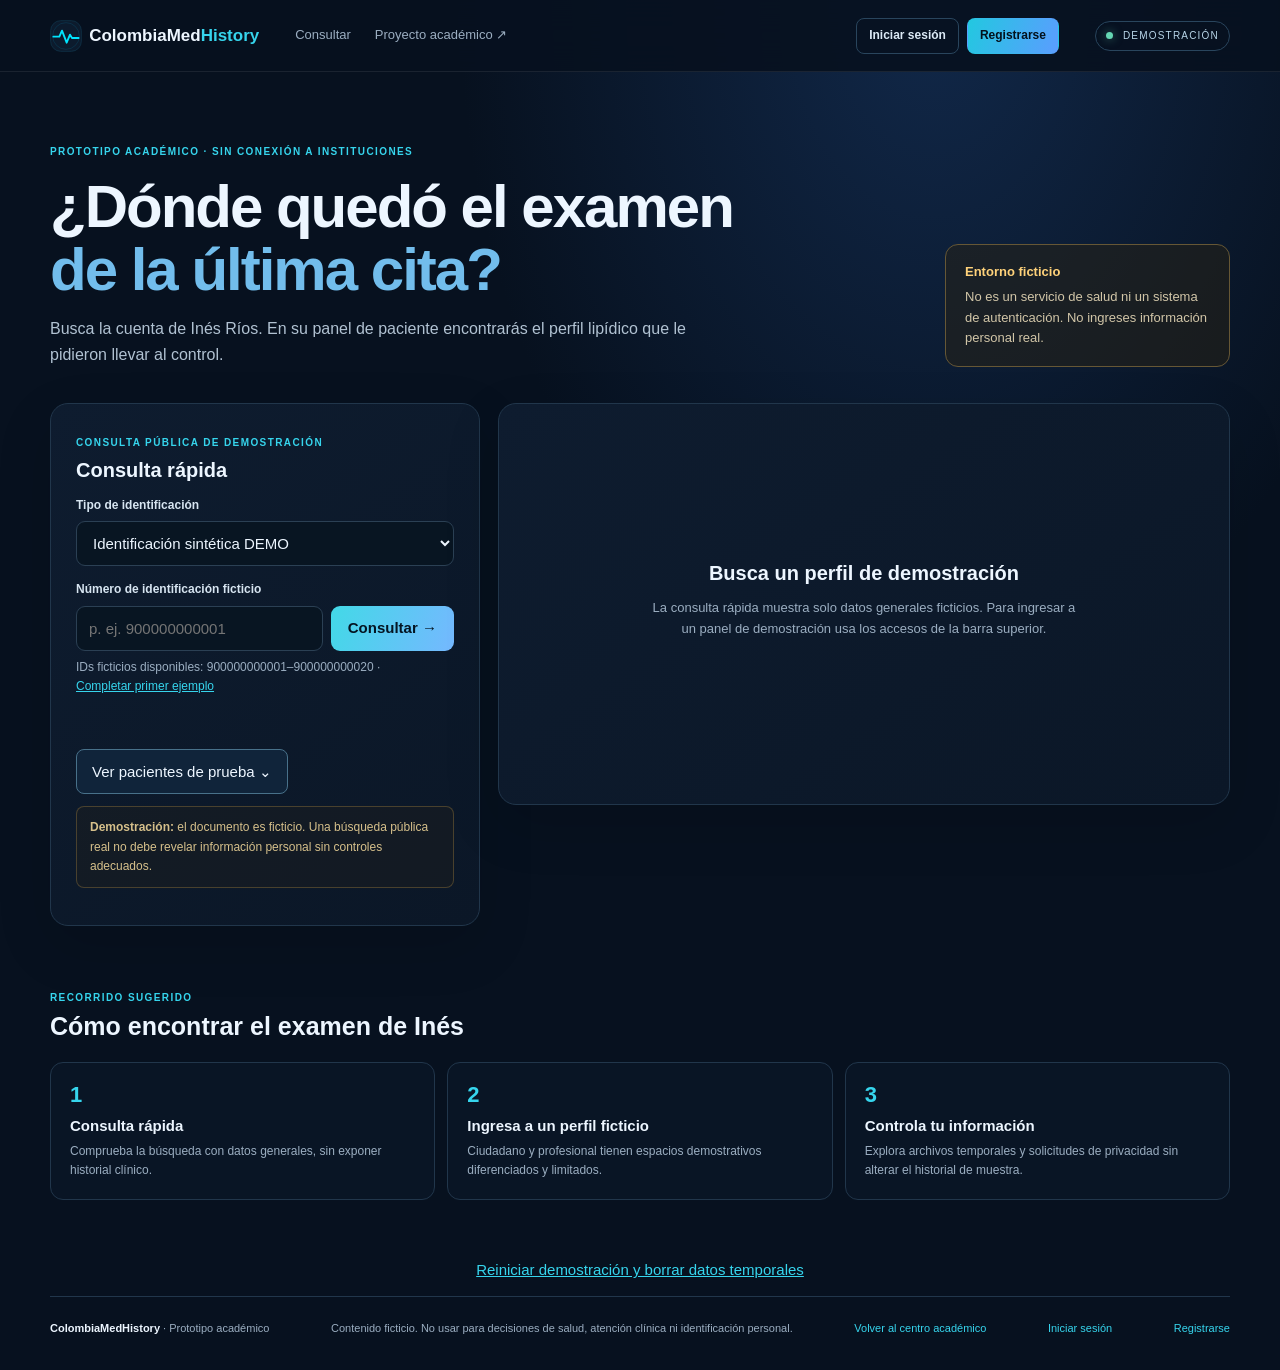
<file: index.html>
<!doctype html>
<html lang="es">
<head>
  <meta charset="utf-8">
  <meta name="viewport" content="width=device-width, initial-scale=1">
  <meta name="theme-color" content="#07111f">
  <meta name="description" content="Demostración académica ColombiaMedHistory: consulta de historial clínico simulado con datos ficticios.">
  <title>ColombiaMedHistory | Consulta demostrativa</title>
  <link rel="stylesheet" href="css/styles.css">
  <link rel="stylesheet" href="css/picker.css">
  <script src="auth/session.js" defer></script>
  <script src="js/app.js?v=roles-2" defer></script>
<meta name="robots" content="noindex, nofollow">
  <meta property="og:type" content="website"><meta property="og:title" content="ColombiaMedHistory | Consulta demostrativa">
  <meta property="og:description" content="Encuentra el examen de la cita en un historial clínico ficticio. Proyecto académico ColombiaMedHistory."><meta property="og:image" content="assets/portada.png"><meta name="twitter:card" content="summary_large_image">
  <link rel="icon" href="assets/logo.svg"><link rel="stylesheet" href="css/identidad.css"><script src="js/iluminacion.js" defer></script></head>
<body>
    <header class="topbar"><a class="brand" href="index.html"><img src="assets/logo.svg" width="32" height="32" alt=""><span>ColombiaMed<strong>History</strong></span></a><nav aria-label="Navegación"><a href="#consulta">Consultar</a><a href="colombiamedhistory-presentacion/index.html">Proyecto académico ↗</a></nav><div class="header-actions"><a class="nav-login" href="auth/login.html">Iniciar sesión</a><a class="nav-register" href="auth/registro.html">Registrarse</a></div><span class="demo-pill"><i></i> DEMOSTRACIÓN</span></header>
  <main class="shell">
    <section class="intro"><div><p class="eyebrow">PROTOTIPO ACADÉMICO · SIN CONEXIÓN A INSTITUCIONES</p><h1>¿Dónde quedó el examen<br><span>de la última cita?</span></h1><p class="lead">Busca la cuenta de Inés Ríos. En su panel de paciente encontrarás el perfil lipídico que le pidieron llevar al control.</p></div><aside class="notice"><b>Entorno ficticio</b><p>No es un servicio de salud ni un sistema de autenticación. No ingreses información personal real.</p></aside></section>
     <section id="consulta" class="workspace" aria-labelledby="consulta-title">
        <div class="panel search-panel"><div class="panel-heading"><div><span class="step-label">CONSULTA PÚBLICA DE DEMOSTRACIÓN</span><h2 id="consulta-title">Consulta rápida</h2></div></div>
         <form id="search-form" novalidate><label for="doc-type">Tipo de identificación</label><select id="doc-type" required><option value="DEMO">Identificación sintética DEMO</option></select><label for="doc-number">Número de identificación ficticio</label><div class="search-row"><input id="doc-number" name="doc-number" type="text" autocomplete="off" placeholder="p. ej. 900000000001" required aria-describedby="search-help"><button class="button primary" type="submit">Consultar <span aria-hidden="true">→</span></button></div><p id="search-help" class="help">IDs ficticios disponibles: 900000000001–900000000020 · <button type="button" class="text-button" id="fill-demo">Completar primer ejemplo</button></p><p id="search-message" class="form-message" role="status" aria-live="polite"></p></form>
         <div class="sample-picker"><button type="button" id="sample-toggle" class="button secondary" aria-expanded="false" aria-controls="sample-menu">Ver pacientes de prueba <span aria-hidden="true">⌄</span></button><div id="sample-menu" class="sample-menu" hidden><label for="sample-filter">Filtrar por nombre o documento</label><input id="sample-filter" type="search" placeholder="Buscar ejemplo…"><ul id="sample-list" role="listbox" aria-label="Pacientes ficticios"></ul><p class="help">Selecciona un perfil para completar la búsqueda. <span id="copy-message" role="status"></span></p></div></div>
          <p class="privacy-warning"><b>Demostración:</b> el documento es ficticio. Una búsqueda pública real no debe revelar información personal sin controles adecuados.</p>
       </div>
        <div class="panel result-panel" id="result" aria-live="polite"><div class="empty-state"><h2>Busca un perfil de demostración</h2><p>La consulta rápida muestra solo datos generales ficticios. Para ingresar a un panel de demostración usa los accesos de la barra superior.</p></div></div>
     </section>
      <section class="how"><div><span class="step-label">RECORRIDO SUGERIDO</span><h2>Cómo encontrar el examen de Inés</h2></div><div class="how-grid"><article><b>1</b><h3>Consulta rápida</h3><p>Comprueba la búsqueda con datos generales, sin exponer historial clínico.</p></article><article><b>2</b><h3>Ingresa a un perfil ficticio</h3><p>Ciudadano y profesional tienen espacios demostrativos diferenciados y limitados.</p></article><article><b>3</b><h3>Controla tu información</h3><p>Explora archivos temporales y solicitudes de privacidad sin alterar el historial de muestra.</p></article></div></section>
      <section class="main-reset"><button type="button" id="reset-demo-main" class="text-button">Reiniciar demostración y borrar datos temporales</button></section>
     <footer><p><strong>ColombiaMedHistory</strong> · Prototipo académico</p><p>Contenido ficticio. No usar para decisiones de salud, atención clínica ni identificación personal.</p><a href="colombiamedhistory-presentacion/index.html">Volver al centro académico</a><a href="auth/login.html">Iniciar sesión</a><a href="auth/registro.html">Registrarse</a></footer>
  </main>
</body>
</html>
</file>
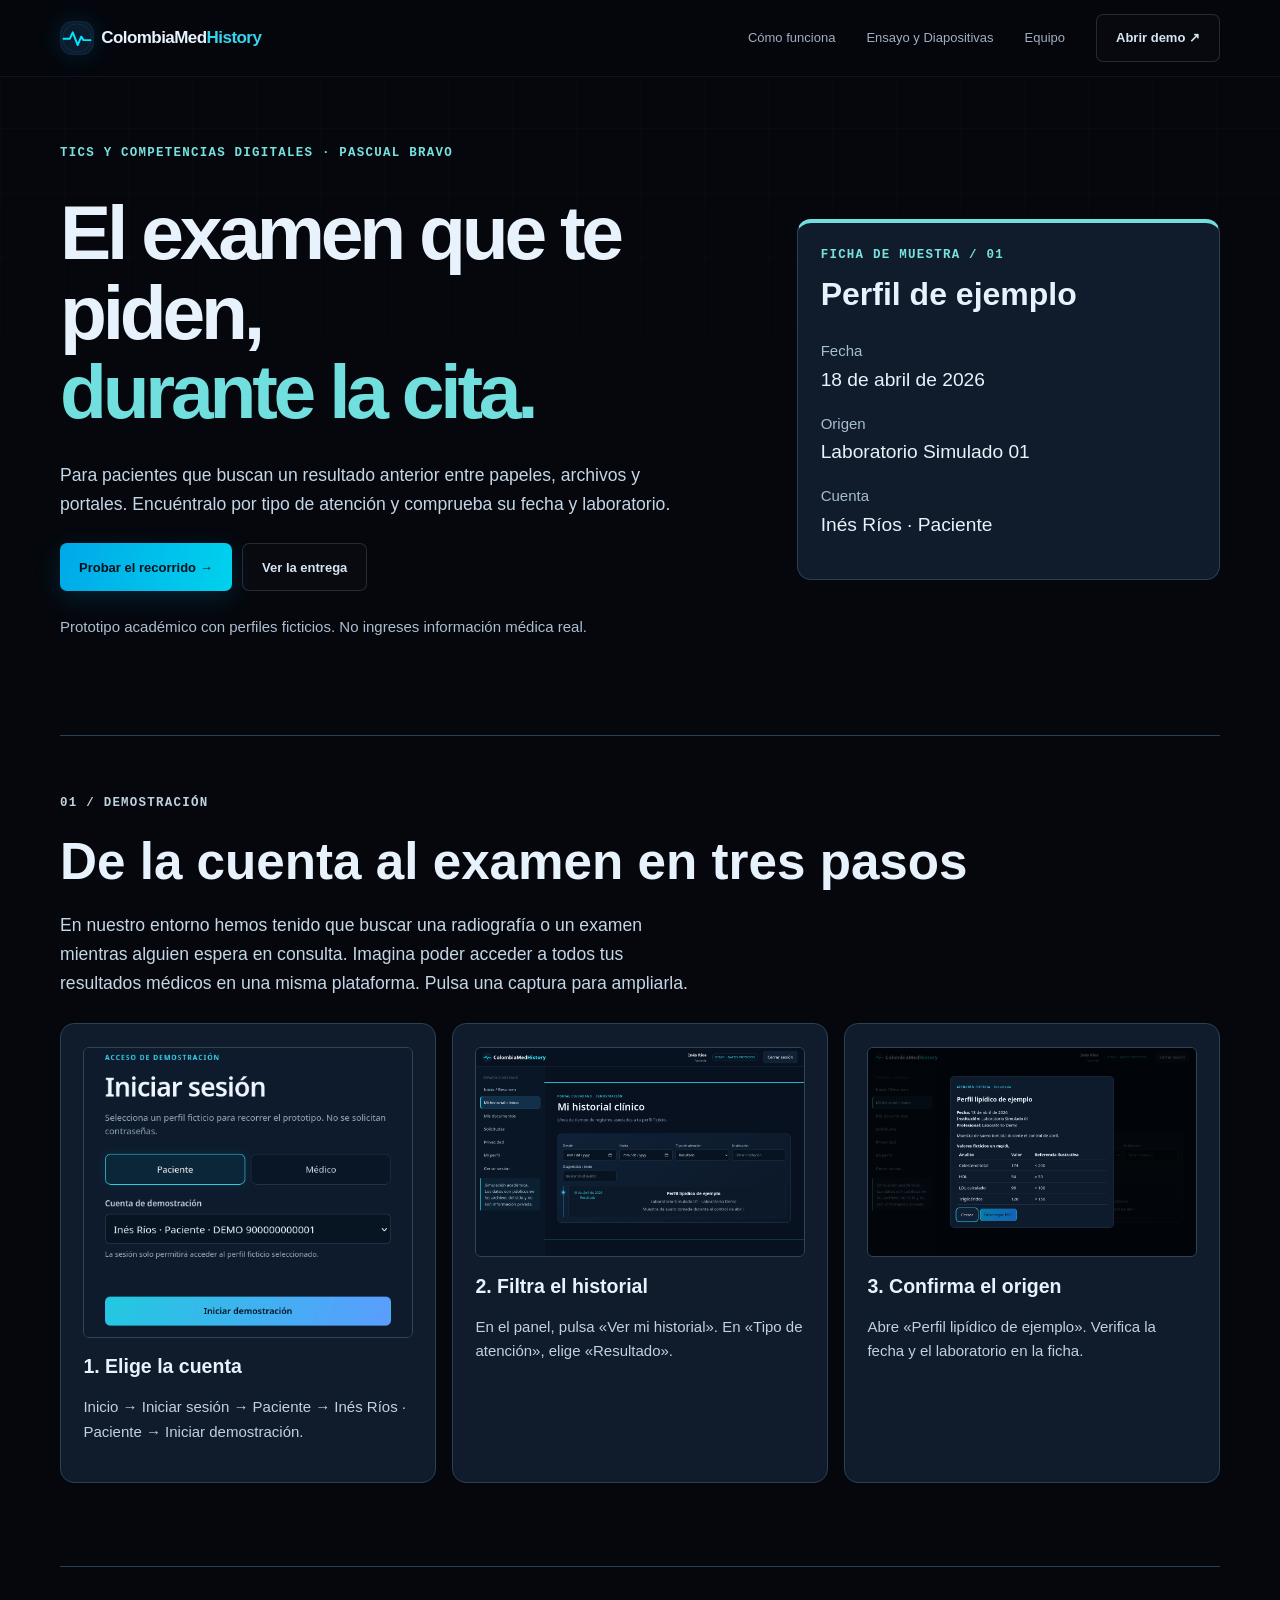
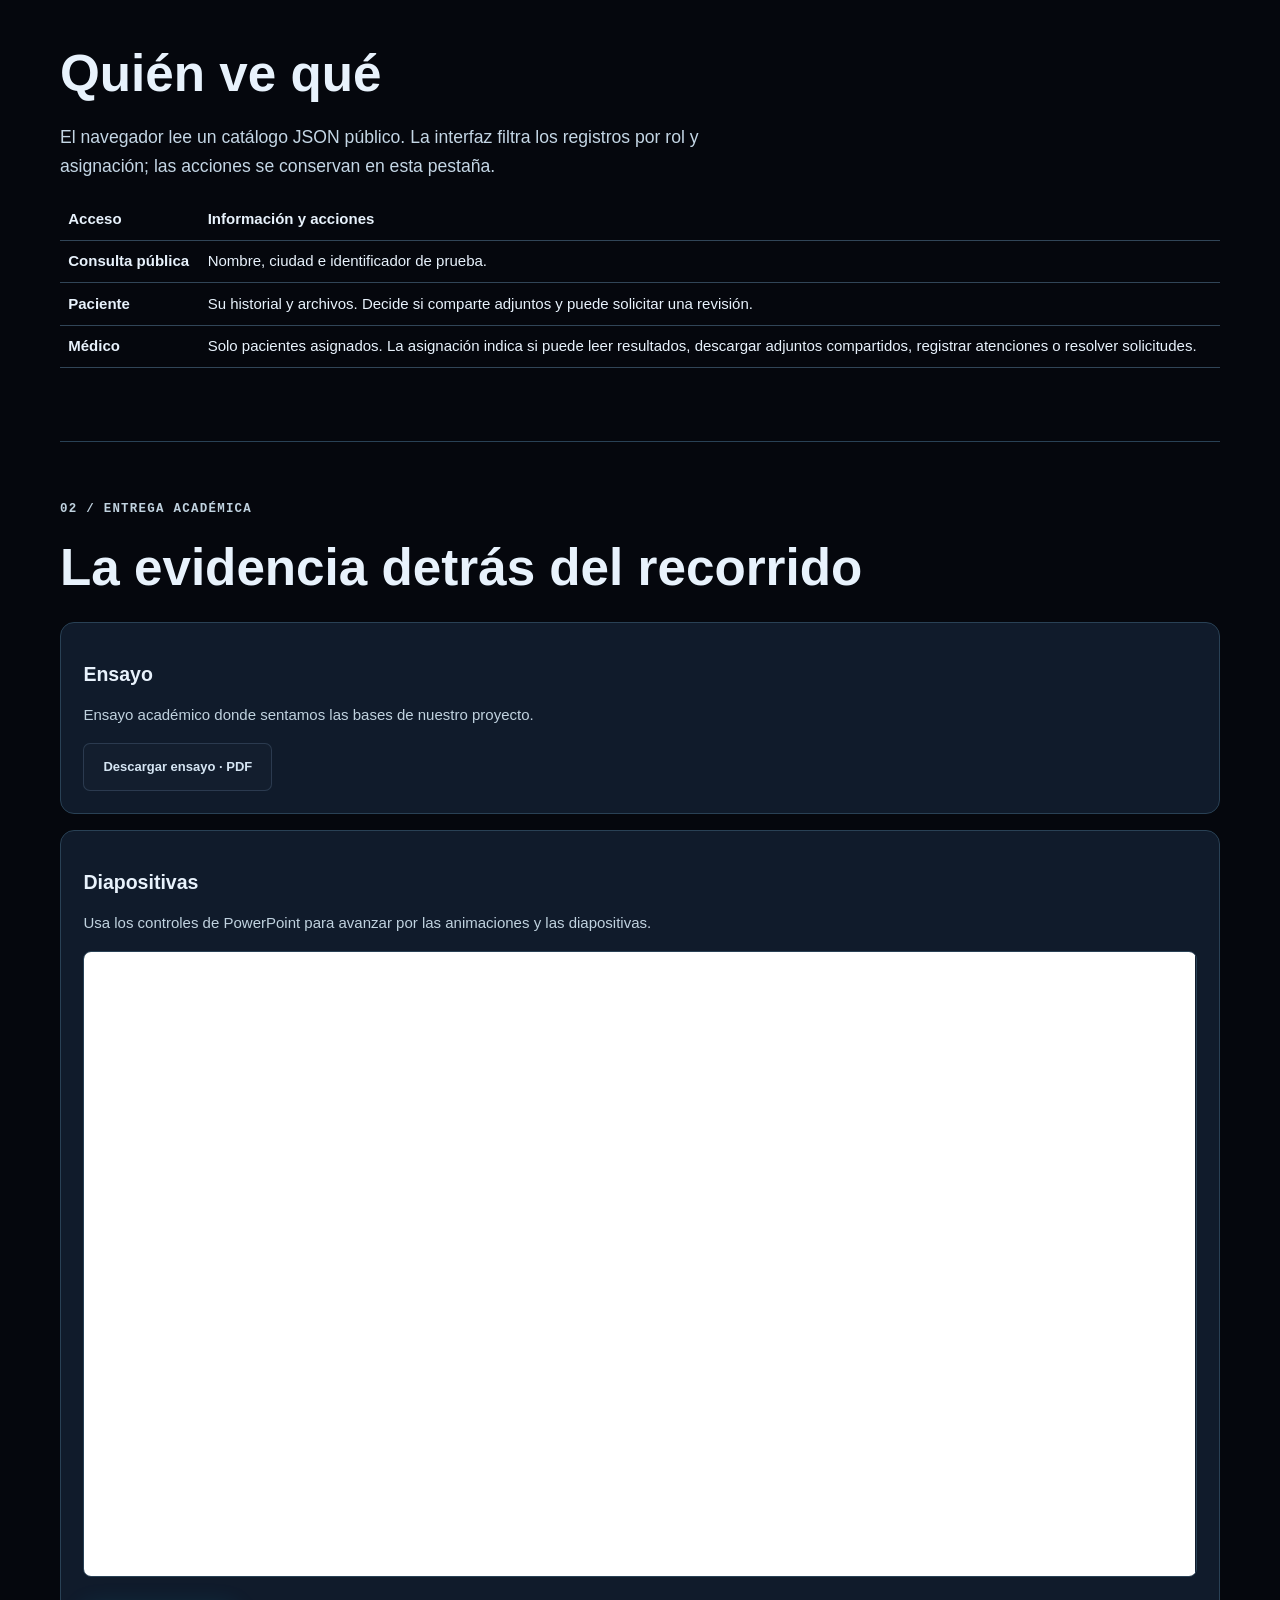
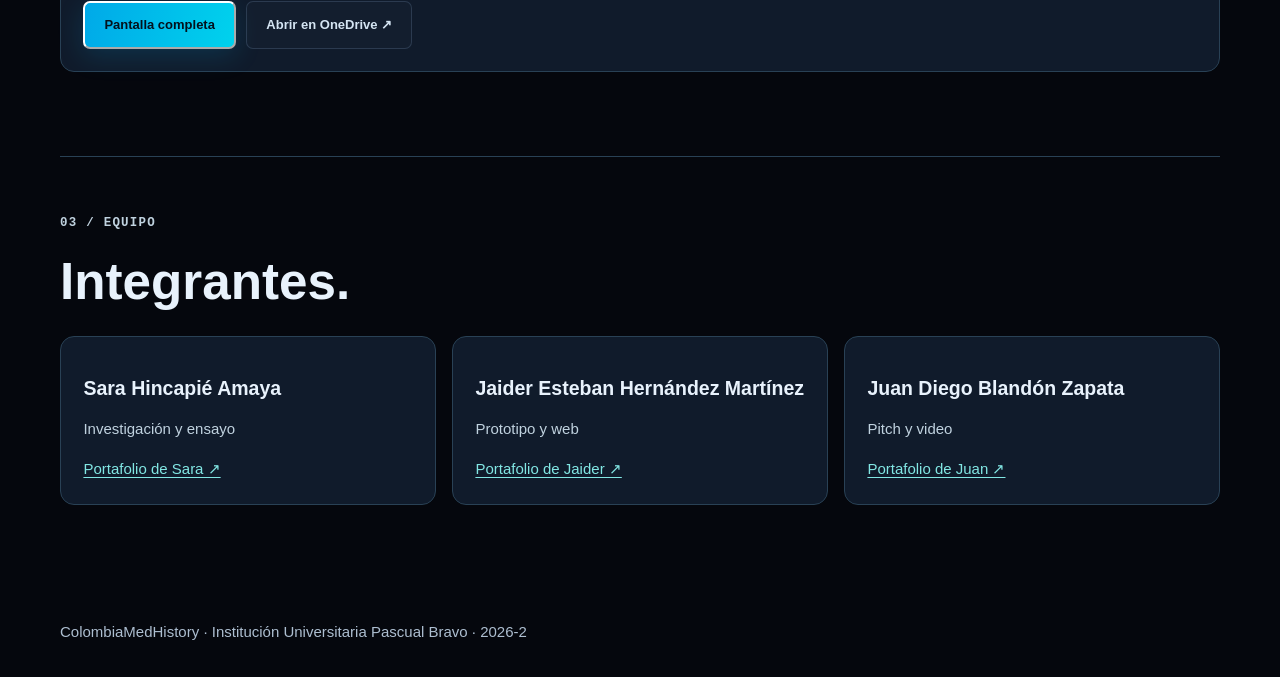
<file: colombiamedhistory-presentacion/index.html>
<!doctype html>
<html lang="es-CO">
<head>
  <meta charset="utf-8"><meta name="viewport" content="width=device-width, initial-scale=1">
  <meta name="description" content="Una demostración para pacientes que necesitan encontrar un examen anterior durante la cita. Explora el prototipo, el ensayo y la sustentación.">
  <title>ColombiaMedHistory | Encuentra el examen de la cita</title>
  <link rel="stylesheet" href="./styles.css"><link rel="stylesheet" href="./entrega.css">
  <script src="./config.js" defer></script><script src="./script.js" defer></script>
<meta name="robots" content="noindex, nofollow">
  <meta property="og:type" content="website"><meta property="og:title" content="ColombiaMedHistory | Encuentra el examen de la cita">
  <meta property="og:description" content="Encuentra el examen de la cita en un historial clínico ficticio. Proyecto académico ColombiaMedHistory."><meta property="og:image" content="../assets/portada.png"><meta name="twitter:card" content="summary_large_image">
  <link rel="icon" href="../assets/logo.svg"><link rel="stylesheet" href="../css/identidad.css"><script src="../js/iluminacion.js" defer></script></head>
<body>
<header class="site-header"><nav class="nav wrap" aria-label="Principal">
  <a class="brand" href="#inicio"><img src="../assets/logo.svg" width="34" height="34" alt=""><span>ColombiaMed<strong>History</strong></span></a>
  <button class="menu-toggle" type="button" aria-label="Abrir menú" aria-expanded="false" aria-controls="nav-links"><span></span><span></span><span></span></button>
  <div class="nav-links" id="nav-links"><a href="#recorrido">Cómo funciona</a><a href="#entrega">Ensayo y Diapositivas</a><a href="#equipo">Equipo</a><a class="button button-outline" data-link="demo" href="../index.html">Abrir demo ↗</a></div>
</nav></header>
<main class="wrap">
  <section class="portada" id="inicio"><div><p class="kicker">TICs y Competencias Digitales · Pascual Bravo</p>
    <h1>El examen que te piden, <em>durante la cita.</em></h1>
    <p class="bajada">Para pacientes que buscan un resultado anterior entre papeles, archivos y portales. Encuéntralo por tipo de atención y comprueba su fecha y laboratorio.</p>
    <div class="acciones"><a class="button button-primary" data-link="demo" href="../index.html">Probar el recorrido →</a><a class="button button-outline" href="#entrega">Ver la entrega</a></div>
    <p class="nota">Prototipo académico con perfiles ficticios. No ingreses información médica real.</p></div>
    <aside class="tarjeta-muestra"><p class="kicker">Ficha de muestra / 01</p><h2>Perfil de ejemplo</h2><dl><dt>Fecha</dt><dd>18 de abril de 2026</dd><dt>Origen</dt><dd>Laboratorio Simulado 01</dd><dt>Cuenta</dt><dd>Inés Ríos · Paciente</dd></dl></aside>
  </section>
  <section class="bloque" id="recorrido"><p class="kicker">01 / Demostración</p><h2>De la cuenta al examen en tres pasos</h2>
    <p>En nuestro entorno hemos tenido que buscar una radiografía o un examen mientras alguien espera en consulta. Imagina poder acceder a todos tus resultados médicos en una misma plataforma. Pulsa una captura para ampliarla.</p>
    <div class="rejilla">
      <article><a href="./assets/recorrido/01-cuenta.png?v=2"><img src="./assets/recorrido/01-cuenta.png?v=2" alt="Pantalla de acceso con Paciente y la cuenta Inés Ríos seleccionados"></a><h3>1. Elige la cuenta</h3><p>Inicio → Iniciar sesión → Paciente → Inés Ríos · Paciente → Iniciar demostración.</p></article>
      <article><a href="./assets/recorrido/03-filtro.png"><img src="./assets/recorrido/03-filtro.png" alt="Historial filtrado a Resultado; queda visible el perfil lipídico"></a><h3>2. Filtra el historial</h3><p>En el panel, pulsa «Ver mi historial». En «Tipo de atención», elige «Resultado».</p></article>
      <article><a href="./assets/recorrido/04-ficha.png"><img src="./assets/recorrido/04-ficha.png" alt="Detalle del perfil lipídico fechado el 18 de abril en Laboratorio Simulado 01"></a><h3>3. Confirma el origen</h3><p>Abre «Perfil lipídico de ejemplo». Verifica la fecha y el laboratorio en la ficha.</p></article>
    </div>
  </section>
  <section class="bloque"><h2>Quién ve qué</h2><p>El navegador lee un catálogo JSON público. La interfaz filtra los registros por rol y asignación; las acciones se conservan en esta pestaña.</p><table><thead><tr><th>Acceso</th><th>Información y acciones</th></tr></thead><tbody><tr><th>Consulta pública</th><td>Nombre, ciudad e identificador de prueba.</td></tr><tr><th>Paciente</th><td>Su historial y archivos. Decide si comparte adjuntos y puede solicitar una revisión.</td></tr><tr><th>Médico</th><td>Solo pacientes asignados. La asignación indica si puede leer resultados, descargar adjuntos compartidos, registrar atenciones o resolver solicitudes.</td></tr></tbody></table></section>
  <section class="bloque" id="entrega"><p class="kicker">02 / Entrega académica</p><h2>La evidencia detrás del recorrido</h2>
    <div class="columnas"><article><h3>Ensayo</h3><p>Ensayo académico donde sentamos las bases de nuestro proyecto.</p><a class="button button-outline" data-link="essay" href="./materiales/ensayo.pdf" download>Descargar ensayo · PDF</a></article>

    <article id="pitch">
      <h3>Diapositivas</h3>
      <p>Usa los controles de PowerPoint para avanzar por las animaciones y las diapositivas.</p>
      <iframe id="diapositivas" title="Presentación de ColombiaMedHistory en PowerPoint" src="https://1drv.ms/p/c/74a5583668aa402b/IQTKg_IpkB-3TqbElovOpf6uAZ-8s5oQDbo95XLaqNc8q9M" loading="lazy" allow="fullscreen" allowfullscreen></iframe>
      <div class="acciones">
        <button id="ampliar" class="button button-primary" type="button" aria-controls="diapositivas" hidden>Pantalla completa</button>
        <a class="button button-outline" href="https://1drv.ms/p/c/74a5583668aa402b/IQTKg_IpkB-3TqbElovOpf6uAZ-8s5oQDbo95XLaqNc8q9M" target="_blank" rel="noopener">Abrir en OneDrive ↗</a>
      </div>
      <p id="aviso-presentacion" role="status"></p>
    </article>
    </div>
  </section>
  <section class="bloque" id="equipo"><p class="kicker">03 / equipo</p><h2>Integrantes.</h2><div class="rejilla personas" id="integrantes"></div></section>
</main><footer class="wrap pie">ColombiaMedHistory · Institución Universitaria Pascual Bravo · 2026-2</footer>
</body></html>
</file>
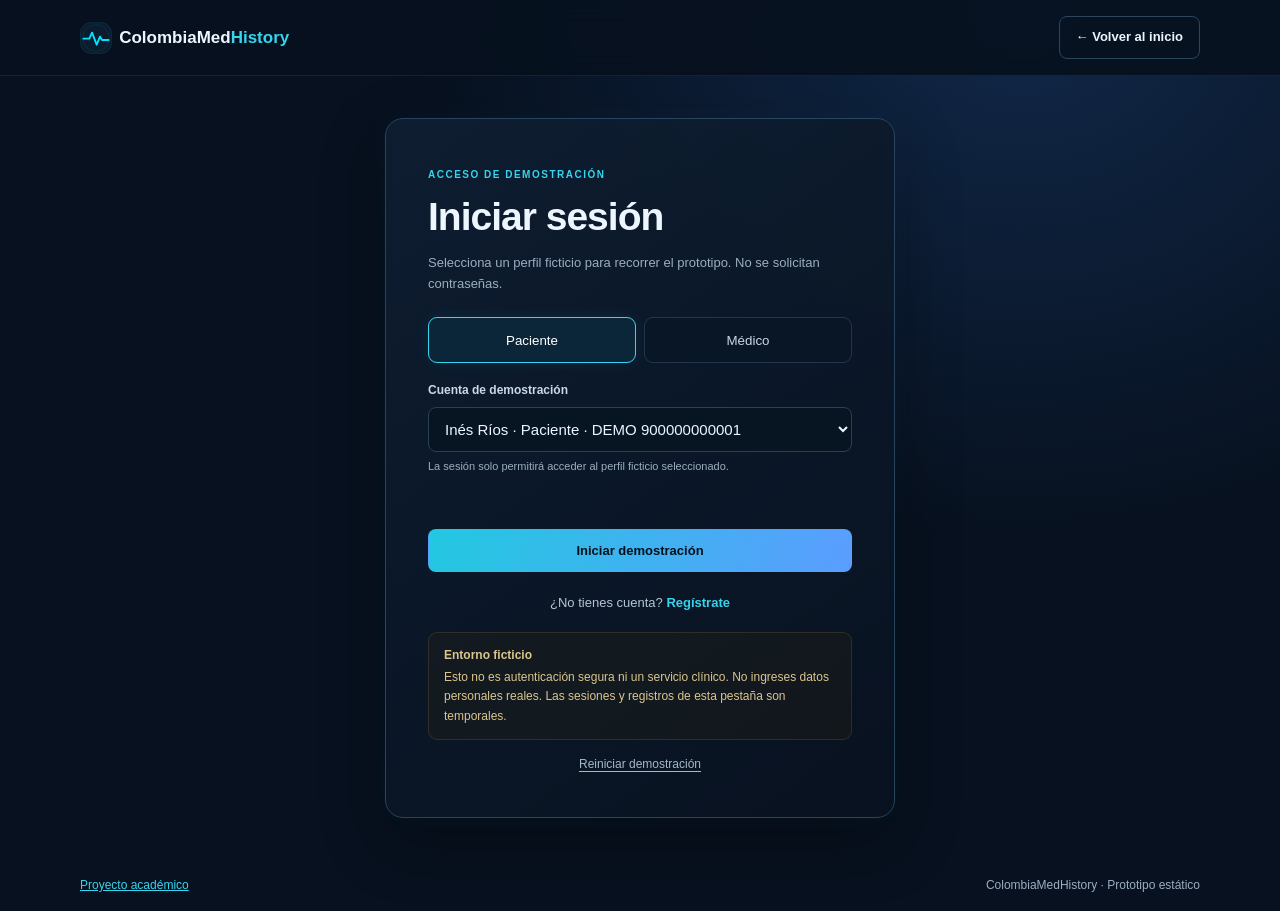
<file: auth/login.html>
<!doctype html>
<html lang="es">
<head>
  <meta charset="utf-8">
  <meta name="viewport" content="width=device-width, initial-scale=1">
  <meta name="theme-color" content="#07111f">
  <meta name="description" content="Acceso de demostración de ColombiaMedHistory.">
  <title>Iniciar sesión | ColombiaMedHistory</title>
  <link rel="stylesheet" href="auth.css">
  <script src="session.js" defer></script>
  <script src="auth.js?v=roles-2" defer></script>
<meta name="robots" content="noindex, nofollow">
  <meta property="og:type" content="website"><meta property="og:title" content="Iniciar sesión | ColombiaMedHistory">
  <meta property="og:description" content="Encuentra el examen de la cita en un historial clínico ficticio. Proyecto académico ColombiaMedHistory."><meta property="og:image" content="../assets/portada.png"><meta name="twitter:card" content="summary_large_image">
  <link rel="icon" href="../assets/logo.svg"><link rel="stylesheet" href="../css/identidad.css"><script src="../js/iluminacion.js" defer></script></head>
<body data-page="login">
  <header class="auth-topbar">
    <a class="brand" href="../index.html"><img src="../assets/logo.svg" width="32" height="32" alt=""><span>ColombiaMed<strong>History</strong></span></a>
    <a class="button quiet" href="../index.html">← Volver al inicio</a>
  </header>
  <main class="auth-shell">
    <section class="auth-card" aria-labelledby="page-title">
      <span class="eyebrow">ACCESO DE DEMOSTRACIÓN</span>
      <h1 id="page-title">Iniciar sesión</h1>
      <p class="muted">Selecciona un perfil ficticio para recorrer el prototipo. No se solicitan contraseñas.</p>
      <div class="role-select" role="group" aria-label="Tipo de cuenta">
        <button type="button" class="role-option selected" data-login-role="citizen" aria-pressed="true">Paciente</button>
        <button type="button" class="role-option" data-login-role="professional" aria-pressed="false">Médico</button>
      </div>
      <form id="login-form">
        <label for="demo-account">Cuenta de demostración</label>
        <select id="demo-account" required><option value="">Cargando cuentas ficticias…</option></select>
        <p id="account-help" class="help"></p>
        <p id="login-message" class="message" role="status" aria-live="polite"></p>
        <button id="login-submit" class="button primary full" type="submit">Iniciar demostración</button>
      </form>
      <div class="auth-links"><a href="registro.html">¿No tienes cuenta? <strong>Regístrate</strong></a></div>
      <aside class="demo-notice"><b>Entorno ficticio</b><p>Esto no es autenticación segura ni un servicio clínico. No ingreses datos personales reales. Las sesiones y registros de esta pestaña son temporales.</p></aside>
      <button type="button" class="text-button reset-demo">Reiniciar demostración</button>
    </section>
  </main>
  <footer class="auth-footer"><a href="../colombiamedhistory-presentacion/index.html">Proyecto académico</a><span>ColombiaMedHistory · Prototipo estático</span></footer>
</body>
</html>
</file>
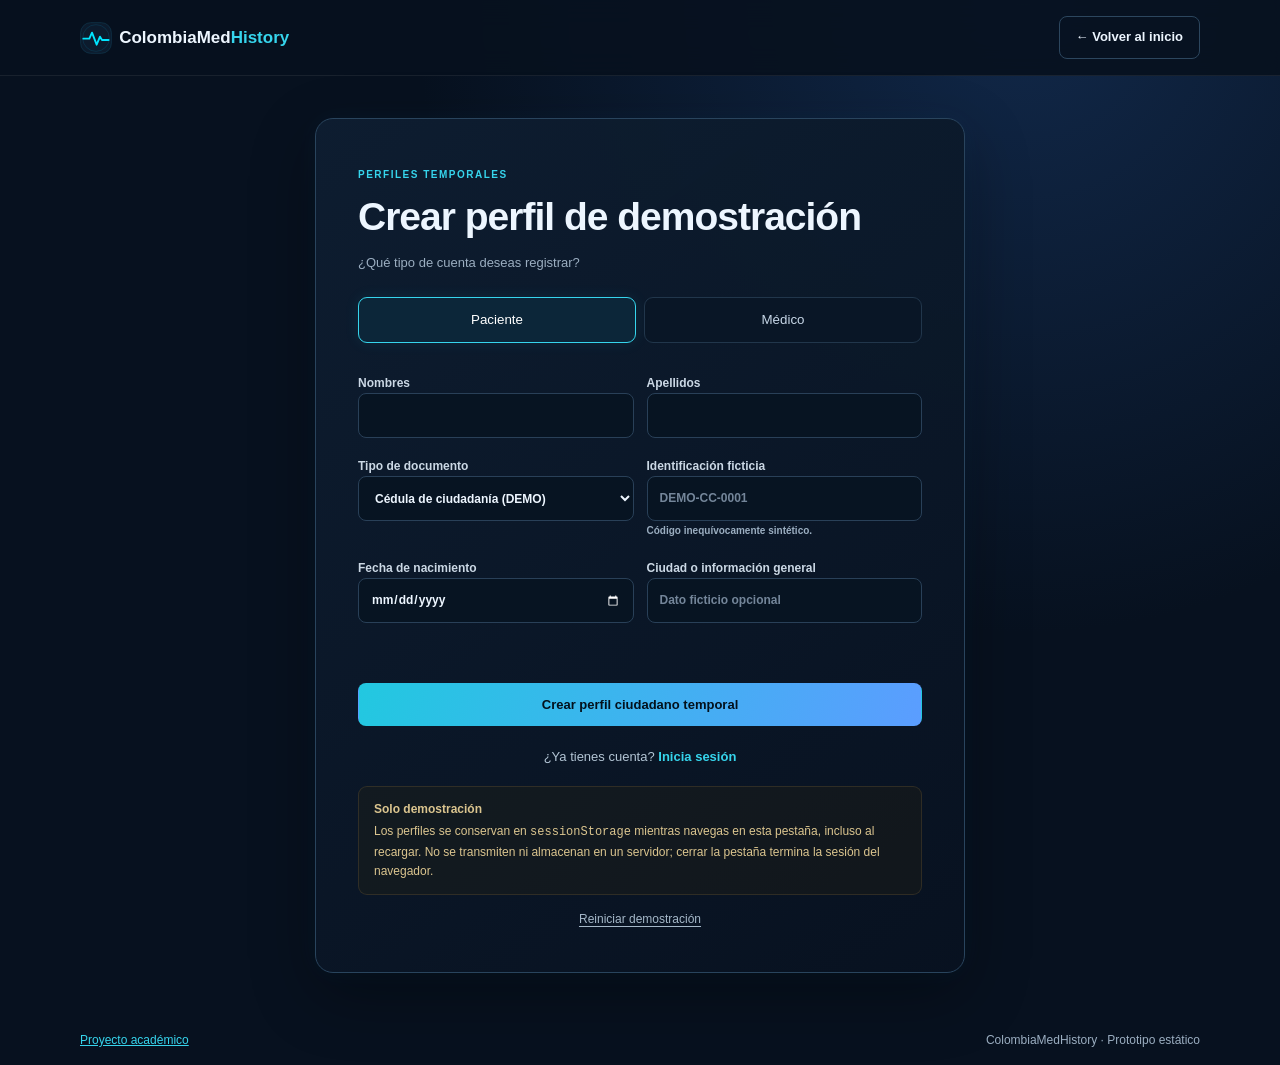
<file: auth/registro.html>
<!doctype html>
<html lang="es">
<head>
  <meta charset="utf-8">
  <meta name="viewport" content="width=device-width, initial-scale=1">
  <meta name="theme-color" content="#07111f">
  <meta name="description" content="Registro temporal de perfiles ficticios ColombiaMedHistory.">
  <title>Registro | ColombiaMedHistory</title>
  <link rel="stylesheet" href="auth.css">
  <script src="session.js" defer></script>
  <script src="auth.js?v=roles-2" defer></script>
<meta name="robots" content="noindex, nofollow">
  <meta property="og:type" content="website"><meta property="og:title" content="Registro | ColombiaMedHistory">
  <meta property="og:description" content="Encuentra el examen de la cita en un historial clínico ficticio. Proyecto académico ColombiaMedHistory."><meta property="og:image" content="../assets/portada.png"><meta name="twitter:card" content="summary_large_image">
  <link rel="icon" href="../assets/logo.svg"><link rel="stylesheet" href="../css/identidad.css"><script src="../js/iluminacion.js" defer></script></head>
<body data-page="register">
  <header class="auth-topbar">
    <a class="brand" href="../index.html"><img src="../assets/logo.svg" width="32" height="32" alt=""><span>ColombiaMed<strong>History</strong></span></a>
    <a class="button quiet" href="../index.html">← Volver al inicio</a>
  </header>
  <main class="auth-shell">
    <section class="auth-card register-card" aria-labelledby="page-title">
      <span class="eyebrow">PERFILES TEMPORALES</span>
      <h1 id="page-title">Crear perfil de demostración</h1>
      <p class="muted">¿Qué tipo de cuenta deseas registrar?</p>
      <div class="role-select" role="group" aria-label="Tipo de perfil a registrar">
        <button type="button" class="role-option selected" data-register-role="citizen" aria-pressed="true">Paciente</button>
        <button type="button" class="role-option" data-register-role="professional" aria-pressed="false">Médico</button>
      </div>
      <div id="registration-form-container"></div>
      <div id="registration-confirmation" class="confirmation" role="status" aria-live="polite" hidden></div>
      <div class="auth-links"><a href="login.html">¿Ya tienes cuenta? <strong>Inicia sesión</strong></a></div>
      <aside class="demo-notice"><b>Solo demostración</b><p>Los perfiles se conservan en <code>sessionStorage</code> mientras navegas en esta pestaña, incluso al recargar. No se transmiten ni almacenan en un servidor; cerrar la pestaña termina la sesión del navegador.</p></aside>
      <button type="button" class="text-button reset-demo">Reiniciar demostración</button>
    </section>
  </main>
  <footer class="auth-footer"><a href="../colombiamedhistory-presentacion/index.html">Proyecto académico</a><span>ColombiaMedHistory · Prototipo estático</span></footer>
</body>
</html>
</file>
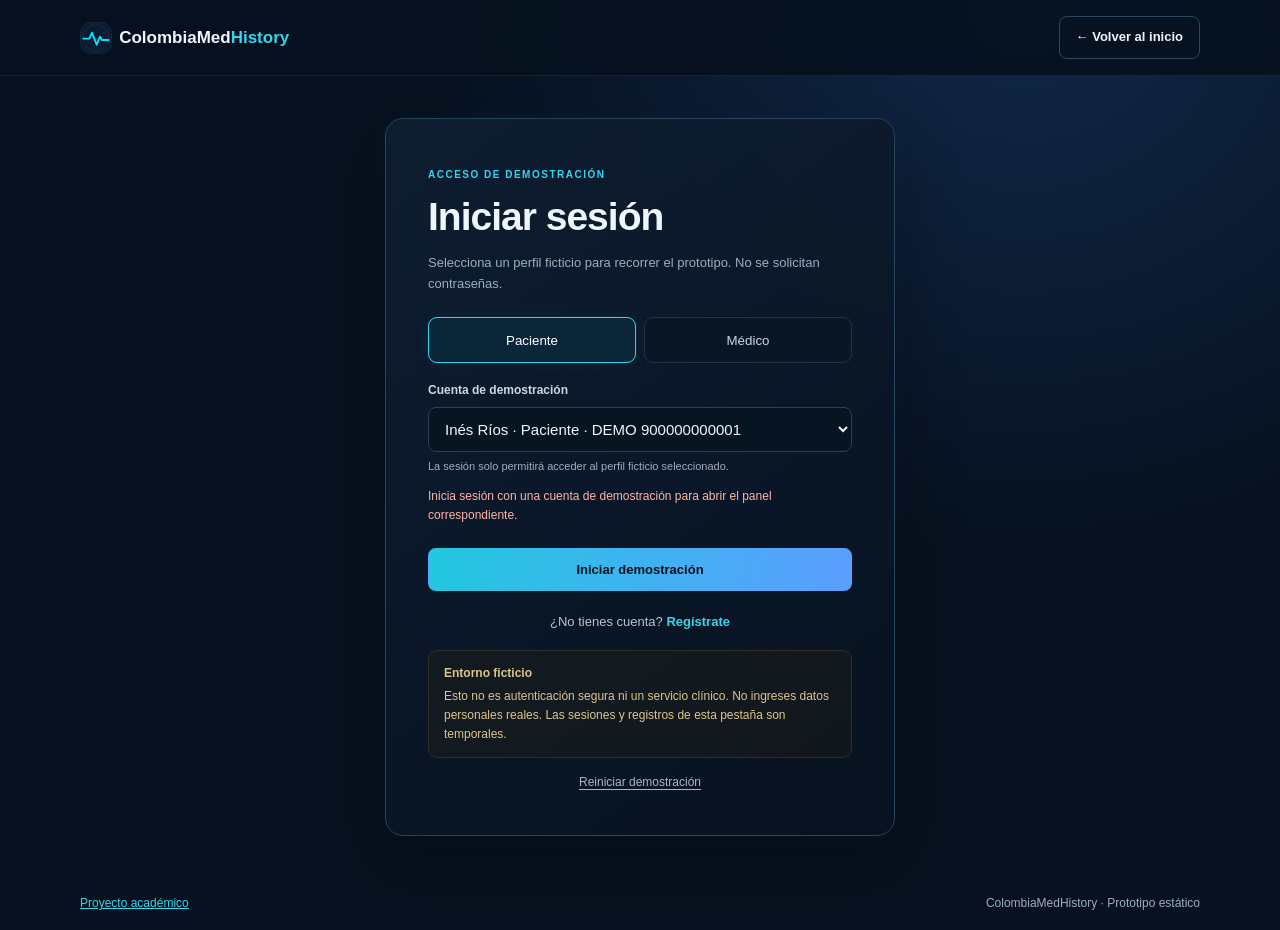
<file: panel/ciudadano.html>
<!doctype html>
<html lang="es"><head><meta charset="utf-8"><meta name="viewport" content="width=device-width,initial-scale=1"><meta name="theme-color" content="#07111f"><title>Panel ciudadano | ColombiaMedHistory</title><link rel="stylesheet" href="panel.css"><script src="../auth/session.js" defer></script><script src="panel.js?v=roles-2" defer></script><meta name="robots" content="noindex, nofollow">
  <meta property="og:type" content="website"><meta property="og:title" content="Panel ciudadano | ColombiaMedHistory">
  <meta property="og:description" content="Encuentra el examen de la cita en un historial clínico ficticio. Proyecto académico ColombiaMedHistory."><meta property="og:image" content="../assets/portada.png"><meta name="twitter:card" content="summary_large_image">
  <link rel="icon" href="../assets/logo.svg"><link rel="stylesheet" href="../css/identidad.css"></head>
<body data-role="citizen"><div id="app"><div class="loading">Cargando tu espacio de demostración…</div></div></body></html>
</file>
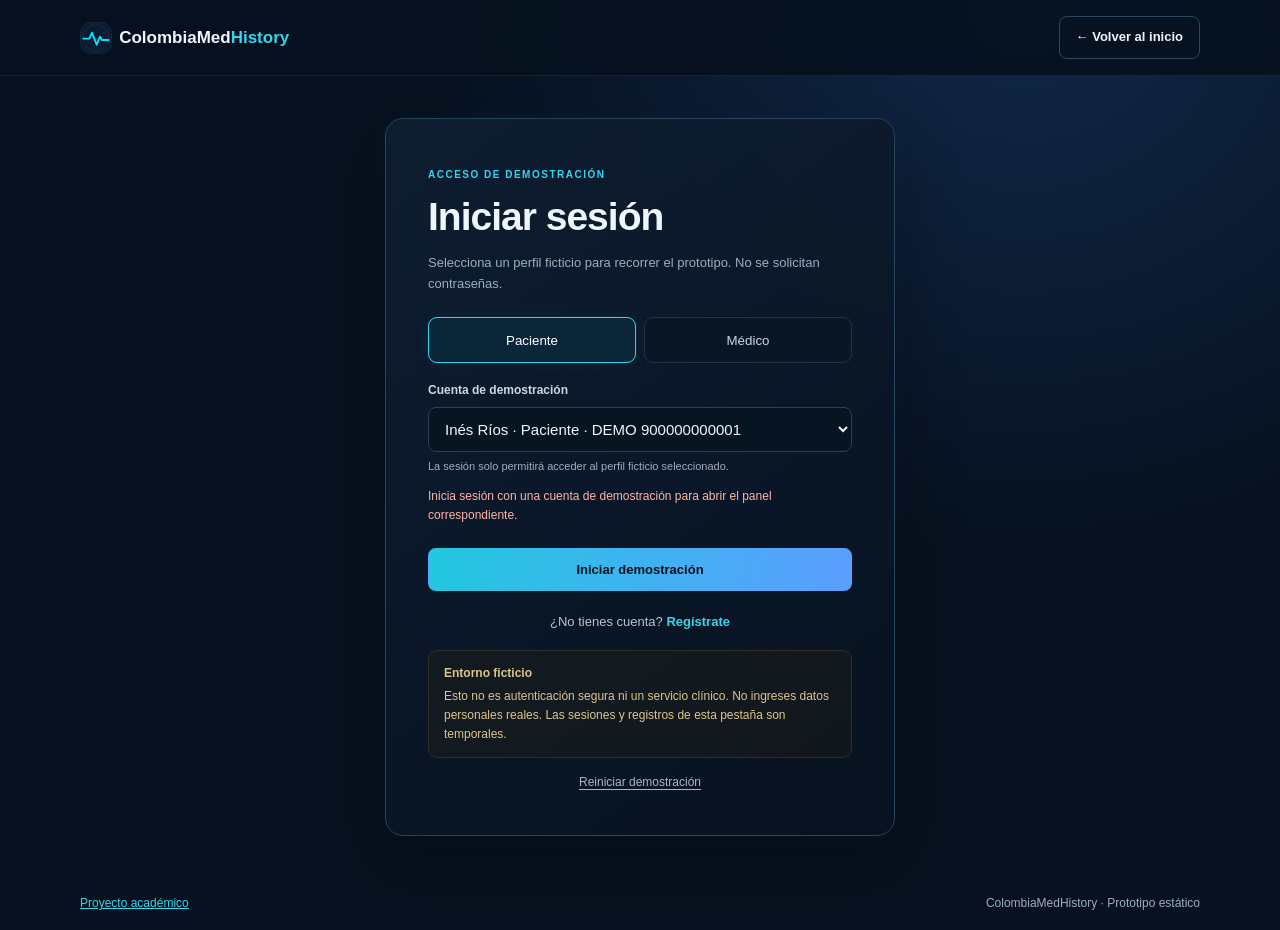
<file: panel/profesional.html>
<!doctype html>
<html lang="es"><head><meta charset="utf-8"><meta name="viewport" content="width=device-width,initial-scale=1"><meta name="theme-color" content="#07111f"><title>Panel profesional | ColombiaMedHistory</title><link rel="stylesheet" href="panel.css"><script src="../auth/session.js" defer></script><script src="panel.js?v=roles-2" defer></script><meta name="robots" content="noindex, nofollow">
  <meta property="og:type" content="website"><meta property="og:title" content="Panel profesional | ColombiaMedHistory">
  <meta property="og:description" content="Encuentra el examen de la cita en un historial clínico ficticio. Proyecto académico ColombiaMedHistory."><meta property="og:image" content="../assets/portada.png"><meta name="twitter:card" content="summary_large_image">
  <link rel="icon" href="../assets/logo.svg"><link rel="stylesheet" href="../css/identidad.css"></head>
<body data-role="professional"><div id="app"><div class="loading">Cargando tu espacio de demostración…</div></div></body></html>
</file>
<file: css/styles.css>
:root{color-scheme:dark;--bg:#07111f;--panel:#0d1b2d;--panel2:#101f32;--line:#21364b;--text:#edf6ff;--muted:#9baec1;--cyan:#36d5ed;--blue:#5b9dff;--green:#65d6b3;--warn:#ffd27a;--sans:'DM Sans',Arial,sans-serif;--display:'Space Grotesk',sans-serif}
*{box-sizing:border-box}
html{scroll-behavior:smooth;scroll-padding-top:85px}
body{margin:0;min-width:320px;background:radial-gradient(ellipse at 73% 0%,#112849 0,transparent 36%),var(--bg);color:var(--text);font:15px/1.6 var(--sans)}
a{color:inherit;text-decoration:none}
button,input,select{font:inherit}
.topbar{height:72px;padding:0 max(24px,calc((100vw - 1180px)/2));display:flex;align-items:center;gap:36px;border-bottom:1px solid #ffffff14;background:#07111fe8;position:sticky;top:0;z-index:5;backdrop-filter:blur(16px)}
.brand{display:flex;align-items:center;gap:10px;font:600 17px var(--display);white-space:nowrap}
.brand strong{color:var(--cyan)}
.topbar nav{display:flex;gap:24px;color:var(--muted);font-size:13px}
.topbar nav a:hover,footer a:hover{color:var(--cyan)}
.demo-pill{margin-left:auto;font-size:10px;letter-spacing:1.2px;color:#b8d5e8;border:1px solid #29455d;border-radius:30px;padding:6px 10px}
.demo-pill i{display:inline-block;width:7px;height:7px;border-radius:50%;background:var(--green);margin-right:6px;box-shadow:0 0 10px #65d6b388}
.shell{width:min(1180px,calc(100% - 44px));margin:auto}
.intro{padding:62px 0 36px;display:flex;align-items:end;justify-content:space-between;gap:40px}
.eyebrow,.step-label{color:var(--cyan);font-size:10px;letter-spacing:1.4px;font-weight:700}
.intro h1{font:600 clamp(38px,5vw,60px)/1.05 var(--display);letter-spacing:-2px;margin:15px 0}
.intro h1 span{color:#72bdec}
.lead{max-width:660px;color:#b1c2d2;font-size:16px;margin:0}
.notice{max-width:285px;padding:17px 19px;border:1px solid #665735;background:#28231580;border-radius:13px;color:var(--warn);font-size:13px}
.notice p{color:#d2c6a8;margin:4px 0 0}
.workspace{display:grid;grid-template-columns:minmax(300px,.74fr) minmax(0,1.26fr);align-items:start;gap:18px}
.panel{background:linear-gradient(145deg,#0e1c2f,#0b1727);border:1px solid var(--line);border-radius:18px;box-shadow:0 20px 55px #0002}
.search-panel{padding:25px}
.panel-heading{display:flex;justify-content:space-between;align-items:center}
.panel-heading h2,.empty-state h2{font:600 20px var(--display);margin:6px 0 0}
.help{font-size:12px;color:var(--muted);margin:7px 0 19px}
form label{display:block;font-size:12px;color:#d7e5f1;font-weight:600;margin:14px 0 6px}
input,select{width:100%;height:45px;border:1px solid #2b4054;border-radius:9px;background:#081522;color:var(--text);padding:0 12px;outline:none}
input:focus,select:focus,button:focus-visible,a:focus-visible{outline:2px solid var(--cyan);outline-offset:2px}
.search-row{display:flex;gap:8px}
.search-row input{min-width:0}
.button{border:0;border-radius:9px;padding:0 17px;min-height:45px;font-weight:700;cursor:pointer;white-space:nowrap;transition:transform .2s,filter .2s}
.button:hover{transform:translateY(-1px);filter:brightness(1.1)}
.primary{color:#041522;background:linear-gradient(110deg,#42d9e7,#75b8ff)}
.form-message{min-height:20px;margin:5px 0 0;color:#ffb3aa;font-size:12px}
.text-button{border:0;background:transparent;color:var(--cyan);text-decoration:underline;cursor:pointer;padding:0}
.result-panel{padding:25px;min-height:400px}
.empty-state{min-height:350px;display:grid;align-content:center;justify-items:center;text-align:center;padding:22px}
.empty-state p{max-width:440px;color:var(--muted);font-size:13px}
.avatar{width:48px;height:48px;border-radius:15px;display:grid;place-items:center;background:#17344b;color:var(--cyan);font:600 17px var(--display)}
.patient-meta{font-size:12px;color:var(--muted)}
.demo-tag{margin-left:auto;align-self:start;padding:4px 8px;border-radius:30px;background:#292315;color:var(--warn);font-size:9px;letter-spacing:.8px}
.event{position:relative;padding:0 0 15px}
.event:before{content:"";position:absolute;left:-25px;top:6px;width:9px;height:9px;border:2px solid var(--cyan);border-radius:50%;background:var(--bg)}
.how{padding:58px 0}
.how h2{font:600 25px var(--display);margin:4px 0 21px}
.how-grid{display:grid;grid-template-columns:repeat(3,1fr);gap:12px}
.how-grid article{border:1px solid var(--line);border-radius:13px;padding:19px;background:#0d1b2d80}
.how-grid article>b{color:var(--cyan);font:600 22px var(--display)}
.how-grid h3{font:600 15px var(--display);margin:8px 0}
.how-grid p{color:var(--muted);font-size:12px;margin:0}
.how-grid code{color:#c7e0f6}
footer{border-top:1px solid var(--line);padding:23px 0 32px;display:flex;justify-content:space-between;gap:15px;flex-wrap:wrap;color:var(--muted);font-size:11px}
footer p{margin:0}
footer strong{color:var(--text)}
footer a{color:var(--cyan)}
@media(max-width:850px){.workspace{grid-template-columns:1fr}
.intro{align-items:start;flex-direction:column;padding-top:42px;gap:20px}
.notice{max-width:none;width:100%}
.result-panel{min-height:300px}}
@media(max-width:600px){.topbar{height:62px;padding:0 16px;gap:10px}
.topbar nav{gap:13px;font-size:11px}
.brand{font-size:14px;gap:6px}
.demo-pill{font-size:0;padding:7px}
.demo-pill i{margin:0}
.shell{width:calc(100% - 28px)}
.intro h1{font-size:40px}
.lead{font-size:14px}
.search-panel,.result-panel{padding:17px}
.search-row{flex-direction:column}
.search-row .button{width:100%}
.how{padding:39px 0}
.how-grid{grid-template-columns:1fr}
.how-grid article{padding:15px}
footer{flex-direction:column}}
@media(prefers-reduced-motion:reduce){*,*:before,*:after{scroll-behavior:auto!important;animation-duration:.01ms!important;transition-duration:.01ms!important}}
.workspace{transition:grid-template-columns .38s cubic-bezier(.2,.75,.2,1),gap .38s ease}
.search-panel{min-width:0;transition:opacity .2s ease,transform .28s ease,padding .38s ease,border-width .38s ease}
.workspace.is-success{grid-template-columns:minmax(0,1fr);gap:0}
.workspace.is-success .search-panel{display:none}
.workspace.is-success .result-panel{grid-column:1;min-width:0;min-height:0;animation:query-result-in .34s ease both}
.result-toolbar{display:flex;justify-content:space-between;align-items:flex-start;gap:16px;margin-bottom:18px}
.result-toolbar h2{margin:4px 0 0;font:600 clamp(21px,3vw,28px) var(--display)}
.result-toolbar .button{flex:0 0 auto}
.quick-result-head{display:flex;align-items:center;gap:14px;padding:18px;border:1px solid #29445d;border-radius:12px;background:linear-gradient(110deg,#10263b,#0a1727)}
.quick-result-head h3{margin:0 0 3px;font:600 21px var(--display)}
.quick-result-head .patient-meta{color:var(--muted);font-size:13px}
.quick-result-head .demo-tag{margin-left:auto}
.quick-result-grid{display:grid;grid-template-columns:repeat(auto-fit,minmax(min(100%,270px),1fr));gap:14px;margin:16px 0}
.quick-info-card{padding:19px;border:1px solid #213b52;border-radius:12px;background:linear-gradient(145deg,#101f32,#0a1625);animation:query-card-in .36s ease both}
.quick-info-card:nth-child(2){animation-delay:.05s}
.quick-info-card h3{margin:6px 0 14px;font:600 17px var(--display)}
.quick-info-card dl{margin:0}
.quick-info-card dl>div{display:grid;grid-template-columns:minmax(110px,.7fr) minmax(0,1.3fr);gap:12px;padding:8px 0;border-top:1px solid #ffffff10}
.quick-info-card dt{color:var(--muted);font-size:12px}
.quick-info-card dd{margin:0;text-align:right;overflow-wrap:anywhere;font-size:13px}
.clinical-access-note{display:flex;justify-content:space-between;align-items:center;gap:14px;margin-top:16px;padding-top:15px;border-top:1px solid #ffffff15;color:#b5c9da}
.clinical-access-note .button{flex:0 0 auto}
@keyframes query-result-in{from{opacity:.5;transform:translateX(12px)}
to{opacity:1;transform:translateX(0)}}
@keyframes query-card-in{from{opacity:0;transform:translateY(7px)}
to{opacity:1;transform:translateY(0)}}

@media(max-width:600px){.workspace.is-success .search-panel{padding:0}
.quick-result-head{align-items:flex-start;flex-wrap:wrap;padding:14px}
.quick-result-head .demo-tag{margin-left:auto}
.quick-info-card{padding:15px}
.clinical-access-note{align-items:flex-start;flex-direction:column}
.result-toolbar{align-items:center}
.result-toolbar .button{padding-inline:10px;font-size:11px}}
@media(prefers-reduced-motion:reduce){.workspace,.search-panel,.workspace.is-success .result-panel,.quick-info-card{animation:none!important;transition:none!important}}
.header-actions{display:flex;align-items:center;gap:8px;margin-left:auto;white-space:nowrap}
.header-actions a{display:inline-flex;align-items:center;justify-content:center;min-height:36px;padding:0 12px;border:1px solid #29455d;border-radius:8px;color:#dceaf6;font-size:12px;font-weight:600;transition:border-color .2s,box-shadow .2s,background .2s}
.header-actions a:hover{border-color:var(--cyan);box-shadow:0 0 14px #36d5ed22}
.header-actions .nav-register{border-color:transparent;background:linear-gradient(110deg,#22c8e0,#5b9dff);color:#03111c}
.demo-pill{margin-left:0}
.main-reset{text-align:center;padding:0 0 14px}
.main-reset .text-button{margin:0}
.panel,.how-grid article{position:relative;isolation:isolate;overflow:hidden}
.panel:hover:before,.how-grid article:hover:before{opacity:1}
.panel,.how-grid article{transition:border-color .25s ease,box-shadow .25s ease}
.panel:hover,.how-grid article:hover{border-color:#36d5ed66;box-shadow:0 0 22px #14b9ec12}
.sample-picker{position:relative;margin-top:14px}
.sample-menu{position:absolute;z-index:10;top:calc(100% + 7px);left:0;right:0;padding:13px;border:1px solid #31536d;border-radius:12px;background:#0a1726;box-shadow:0 16px 36px #0009}
.sample-menu[hidden]{display:none}
.sample-menu>label{display:block;margin:7px 0 5px;color:#c3d3e2;font-size:12px}
.sample-menu input{width:100%;padding:10px;border:1px solid var(--line);border-radius:7px;background:#081321;color:var(--text)}
.sample-menu ul{list-style:none;max-height:220px;overflow:auto;padding:0;margin:8px 0}
.sample-menu li+li{border-top:1px solid var(--line)}
.sample-menu li>button{width:100%;display:grid;gap:3px;text-align:left;padding:10px 6px;color:var(--text);background:none;border:0;cursor:pointer}
.sample-menu li>button:hover{background:#142941}
.sample-menu li span{color:var(--muted);font-size:11px}
.privacy-warning{padding:11px 13px;border:1px solid #b58c4255;border-radius:8px;background:#3b2c102b;color:#d6c08b;font-size:12px}
button:focus-visible,a:focus-visible,input:focus-visible,select:focus-visible,textarea:focus-visible{outline:2px solid var(--cyan);outline-offset:3px}
.result-panel[hidden]{display:none}
@media(prefers-reduced-motion:reduce){.panel:before,.how-grid article:before{display:none}}
.sample-entry{display:grid;grid-template-columns:1fr auto;align-items:center}
.sample-entry>button:first-child{display:grid;gap:3px;width:100%;text-align:left;padding:10px 6px;color:var(--text);background:none;border:0;cursor:pointer}
.sample-entry>button:first-child span{color:var(--muted);font-size:11px}
.sample-entry>button:last-child{padding:6px 8px;border:1px solid var(--line);border-radius:6px;color:var(--cyan);background:#0b1d2e;cursor:pointer;font-size:11px}

.button.secondary { background: #10243a; color: #edf6ff; border: 1px solid #48718a; padding: .65em 1em; border-radius: 8px; cursor: pointer; font: inherit; }
.button.secondary:hover { border-color: #36d5ed; }
@media(max-width:760px){
 .topbar { position:static; display:grid; grid-template-columns:1fr auto; gap:8px; padding:10px 12px; }
 .topbar .brand {grid-area:1/1;font-size:15px}.topbar .demo-pill {grid-area:1/2;font-size:9px;justify-self:end}.demo-pill i{display:none}
 .topbar nav {grid-area:2/1;justify-content:start;gap:8px;font-size:11px;align-items:center}.header-actions{grid-area:2/2}.header-actions a{font-size:11px;padding:0 6px}
 .result-panel {scroll-margin-top:12px}
}

/* Luz de las tarjetas de la portada, bajo el texto y los controles. */
@media (hover:hover) and (pointer:fine) and (prefers-reduced-motion:no-preference) {
  .panel::before, .how-grid article::before {
    content:""; position:absolute; inset:0; z-index:-1; pointer-events:none;
    opacity:0; transition:opacity .35s ease;
    background:radial-gradient(380px circle at var(--local-x,50%) var(--local-y,50%),rgba(26,173,255,.12),transparent 72%);
  }
  .panel:hover::before, .how-grid article:hover::before {opacity:1}
}
</file>
<file: css/picker.css>
.sample-menu.sample-menu-floating{position:fixed;z-index:1000;top:auto;left:auto;right:auto;max-height:min(75vh,520px);overflow:hidden;}
.sample-menu-floating ul{max-height:min(42vh,290px);overflow-y:auto;overscroll-behavior:contain;}
@media(prefers-reduced-motion:reduce){.sample-menu,.sample-menu *{scroll-behavior:auto!important;transition:none!important;}}
</file>
<file: css/identidad.css>
.brand { display: inline-flex; align-items: center; gap: .45rem; white-space: nowrap; }
.brand strong { color: #36d5ed; }
table { width: 100%; border-collapse: collapse; margin-block: 1rem; }
th, td { padding: .55em; text-align: left; border-bottom: 1px solid #314557; }
caption { text-align: left; font-weight: bold; }

button:disabled{cursor:not-allowed;opacity:.65}
body:not(:has(.brand)) { background:#07111f; color:#edf6ff; font-family:system-ui,sans-serif; }
</file>
<file: colombiamedhistory-presentacion/styles.css>
:root{color-scheme:dark;--bg:#05070D;--surface:#101A2E;--surface2:#0b1220;--line:rgba(132,164,198,.14);--text:#e8f2fc;--muted:#8293aa;--blue:#00BFFF;--cyan:#00E5FF;--mono:'DM Mono',monospace;--sans:'DM Sans',sans-serif;--display:'Space Grotesk',sans-serif}
*{box-sizing:border-box}
html{scroll-behavior:smooth;scroll-padding-top:90px}
body{margin:0;background:var(--bg);color:var(--text);font-family:var(--sans);font-size:15px;line-height:1.65;overflow-x:hidden}
a{color:inherit;text-decoration:none}
button{font:inherit}
.wrap{width:min(1160px,calc(100% - 64px));margin-inline:auto}
.site-header{position:fixed;inset:0 0 auto;z-index:20;background:rgba(5,7,13,.82);backdrop-filter:blur(18px);border-bottom:1px solid rgba(132,164,198,.09)}
.nav{height:76px;display:flex;align-items:center;justify-content:space-between}
.brand{display:inline-flex;align-items:center;gap:10px;font:700 17px var(--display);letter-spacing:-.55px;white-space:nowrap}
.brand img{filter:drop-shadow(0 0 12px rgba(0,191,255,.15))}
.nav-links{display:flex;align-items:center;gap:31px;color:#a1aec0;font-size:13px}
.nav-links>a:not(.button):hover{color:var(--cyan)}
.menu-toggle{display:none;border:1px solid var(--line);background:#0b1220;border-radius:9px;width:42px;height:40px;padding:10px;cursor:pointer}
.menu-toggle span{display:block;background:#b2c7dc;height:2px;margin:4px 0;border-radius:3px}
.button{display:inline-flex;align-items:center;justify-content:center;gap:10px;min-height:48px;padding:0 19px;border-radius:7px;font-size:13px;font-weight:600;transition:transform .2s ease,border-color .2s ease,background .2s ease,box-shadow .2s ease}
.button:hover{transform:translateY(-2px)}
.button-primary{background:linear-gradient(105deg,#00a9e8,#00d2ed);color:#03111c;box-shadow:0 7px 27px rgba(0,191,255,.15)}
.button-primary:hover{box-shadow:0 9px 32px rgba(0,191,255,.28)}
.button-outline{border:1px solid rgba(129,161,195,.22);background:rgba(255,255,255,.015);color:#d5e5f3}
.button-outline:hover{border-color:rgba(0,229,255,.5);background:rgba(0,191,255,.06)}
h1,h2,h3,p{margin-top:0}
h1{font:700 clamp(52px,6vw,76px)/.99 var(--display);letter-spacing:-5px;margin:26px 0 22px;max-width:590px}
.section{padding-top:122px;padding-bottom:118px}
@keyframes card-in{from{opacity:.5;transform:translateY(5px)}
to{opacity:1;transform:translateY(0)}}
.footer{border-top:1px solid var(--line);background:#070a11}
.footer .brand{font-size:14px}
@media(max-width:1000px){.wrap{width:min(100% - 48px,850px)}
.nav-links{gap:17px}
.nav-links>a{font-size:12px}}
@media(max-width:760px){html{scroll-padding-top:73px}
.wrap{width:calc(100% - 40px)}
.nav{height:68px}
.menu-toggle{display:block}
.nav-links{display:none;position:absolute;top:68px;left:0;right:0;padding:14px 20px 19px;background:rgba(7,11,20,.98);border-bottom:1px solid var(--line);flex-direction:column;align-items:stretch;gap:0}
.nav-links.open{display:flex}
.nav-links>a:not(.button){padding:12px 4px;border-bottom:1px solid rgba(132,164,198,.08)}
.nav-links .button{margin-top:13px}
.section{padding-top:83px;padding-bottom:82px}}
@media(max-width:430px){.wrap{width:calc(100% - 32px)}}
@media(prefers-reduced-motion:reduce){*,*:before,*:after{scroll-behavior:auto!important;animation-duration:.01ms!important;animation-iteration-count:1!important;transition-duration:.01ms!important}}
button:focus-visible,a:focus-visible{outline:2px solid var(--cyan);outline-offset:3px}

body:before{position:fixed;inset:0;z-index:-1;content:"";pointer-events:none;background-image:linear-gradient(rgba(103,145,186,.035) 1px,transparent 1px),linear-gradient(90deg,rgba(103,145,186,.035) 1px,transparent 1px);background-size:64px 64px;mask-image:linear-gradient(to bottom,#000 0%,transparent 75%)}
@media (hover:hover) and (pointer:fine) and (prefers-reduced-motion:no-preference) {
  body::after {content:"";position:fixed;inset:0;z-index:-1;pointer-events:none;opacity:0;transition:opacity .35s ease;background:radial-gradient(440px circle at var(--px,50%) var(--py,30%),rgba(0,191,255,.09),transparent 72%)}
  body.lighting::after {opacity:1}
  :is(.tarjeta-muestra,.rejilla article,.columnas article) {position:relative;isolation:isolate;transition:border-color .25s,box-shadow .25s}
  :is(.tarjeta-muestra,.rejilla article,.columnas article):hover {border-color:#268296;box-shadow:0 0 23px #00bfff14}
  :is(.tarjeta-muestra,.rejilla article,.columnas article)::before {content:"";position:absolute;inset:0;z-index:-1;pointer-events:none;border-radius:inherit;opacity:0;transition:opacity .3s;background:radial-gradient(350px circle at var(--local-x,50%) var(--local-y,50%),rgba(0,191,255,.13),transparent 72%)}
  :is(.tarjeta-muestra,.rejilla article,.columnas article):hover::before {opacity:1}
}
</file>
<file: colombiamedhistory-presentacion/entrega.css>
.portada{display:grid;grid-template-columns:1.25fr .8fr;align-items:center;gap:clamp(2rem,6vw,6rem);padding:9rem 0 5rem}
.portada h1{font-size:clamp(2.65rem,6vw,5.75rem);line-height:1.03;letter-spacing:-.055em;margin:.4em 0}
.portada em{display:block;color:#72dfdf;font-style:normal}.bajada,.bloque>p:not(.kicker){max-width:66ch;color:#c4d6e5;font-size:1.1rem}
.acciones{display:flex;gap:.65rem;flex-wrap:wrap;margin:1.5rem 0}.nota,.pie,.personas small{color:#adbed0}
.kicker{color:#78e2df;font:600 .78rem/1.5 monospace;text-transform:uppercase;letter-spacing:.1em}
.tarjeta-muestra,.rejilla article,.columnas article,details{background:#101b2b;border:1px solid #294155;border-radius:14px;padding:1.4rem;min-width:0}
.tarjeta-muestra{border-top:4px solid #72dfdf}.tarjeta-muestra h2{font-size:2rem;line-height:1.12}.tarjeta-muestra dt{color:#a6bdcf}.tarjeta-muestra dd{margin:0 0 1rem;font-size:1.2rem}
.bloque{padding:3.6rem 0;border-top:1px solid #294155}.bloque h2{font-size:clamp(1.8rem,4vw,3.2rem);line-height:1.12;margin:.4em 0}.bloque h3{font-size:1.22rem;margin:.65em 0}.bloque p{color:#c0d2df}
.rejilla,.columnas{display:grid;gap:1rem;margin:1.6rem 0}.rejilla{grid-template-columns:repeat(3,minmax(0,1fr))}.columnas{grid-template-columns:repeat(2,minmax(0,1fr))}
.rejilla img{width:100%;height:auto;display:block;border:1px solid #314456;border-radius:6px}.bloque a:not(.button){color:#82e7e4;text-decoration:underline;text-underline-offset:.2em}summary{font-weight:650;cursor:pointer}iframe{width:100%;aspect-ratio:16/9;border:none}.pie{padding:2rem 0}
@media(max-width:760px){.portada,.columnas,.rejilla{grid-template-columns:1fr}.portada{padding:6.25rem 0 2.5rem;gap:1.8rem}.bloque{padding:2.4rem 0}.tarjeta-muestra h2{font-size:1.55rem}}
#entrega .columnas{grid-template-columns:minmax(0,1fr)}
#diapositivas{display:block;border:1px solid #294155;border-radius:8px;background:#101b2b;min-height:15rem}
#diapositivas:fullscreen{width:100%;height:100%;border:0;border-radius:0}
#pitch .acciones{margin-bottom:0}
#ampliar[hidden],#aviso-presentacion:empty{display:none}
</file>
<file: auth/auth.css>
:root{color-scheme:dark;--bg:#07111f;--panel:#0d1b2d;--line:#21364b;--text:#edf6ff;--muted:#9baec1;--cyan:#36d5ed;--blue:#5b9dff;--green:#65d6b3;--sans:'DM Sans',Arial,sans-serif;--display:'Space Grotesk',Arial,sans-serif;--px:50vw;--py:40vh}*{box-sizing:border-box}html{min-width:320px;min-height:100%;scroll-behavior:smooth}body{min-height:100vh;margin:0;background:radial-gradient(ellipse at 80% 0,#112849 0,transparent 42%),var(--bg);color:var(--text);font:15px/1.6 var(--sans);display:flex;flex-direction:column}body:before{content:"";position:fixed;inset:0;z-index:0;pointer-events:none;opacity:0;background:radial-gradient(460px circle at var(--px) var(--py),rgba(22,169,248,.12),transparent 72%);transition:opacity .35s ease}body.lighting:before{opacity:1}.auth-topbar,.auth-footer{position:relative;z-index:1;display:flex;align-items:center;justify-content:space-between;gap:16px;padding:16px max(22px,calc((100vw - 1120px)/2))}.auth-topbar{border-bottom:1px solid #ffffff12;background:#07111fe6;backdrop-filter:blur(14px)}.auth-footer{color:var(--muted);font-size:12px}.auth-footer a{color:var(--cyan)}.brand{display:flex;align-items:center;gap:10px;font:600 17px var(--display);white-space:nowrap;color:var(--text);text-decoration:none}.brand strong{color:var(--cyan)}.brand-mark{display:grid;place-items:center;width:35px;height:35px;border-radius:11px;background:#153550;color:var(--cyan);font-size:21px}.auth-shell{position:relative;z-index:1;flex:1;display:grid;place-items:center;padding:42px 18px}.auth-card{width:min(100%,510px);padding:clamp(23px,5vw,42px);border:1px solid #29445d;border-radius:18px;background:linear-gradient(145deg,rgba(14,30,49,.96),rgba(8,18,32,.97));box-shadow:0 22px 65px #0005,0 0 26px #119de010;animation:appear .4s ease both}.register-card{width:min(100%,650px)}.eyebrow{color:var(--cyan);font-weight:700;letter-spacing:1.5px;font-size:10px}.auth-card h1{font:600 clamp(28px,5vw,39px)/1.15 var(--display);letter-spacing:-1px;margin:10px 0}.muted,.help{color:var(--muted);font-size:13px}.role-select{display:grid;grid-template-columns:1fr 1fr;gap:8px;margin:23px 0 18px}.role-option{min-height:46px;border:1px solid var(--line);border-radius:9px;background:#091626;color:#c7d7e7;cursor:pointer;transition:border-color .2s,background .2s,box-shadow .2s}.role-option.selected,.role-option:hover{border-color:var(--cyan);background:#0c2639;box-shadow:0 0 15px #36d5ed16;color:#fff}form label{display:block;margin:13px 0 6px;color:#cbd8e5;font-size:12px;font-weight:600}form input,form select,form textarea{width:100%;min-height:45px;padding:10px 12px;border:1px solid #294058;border-radius:8px;background:#071422;color:var(--text);font:inherit}form textarea{min-height:72px;resize:vertical}input::placeholder{color:#74869a}.button{display:inline-flex;justify-content:center;align-items:center;min-height:43px;padding:0 16px;border:1px solid #2c465e;border-radius:8px;color:var(--text);font-weight:600;font-size:13px;text-decoration:none;background:#10243a;transition:transform .2s,border-color .2s,box-shadow .2s}.button:hover{transform:translateY(-1px);border-color:var(--cyan);box-shadow:0 0 16px #36d5ed18}.button.primary{background:linear-gradient(110deg,#22c8e0,#5b9dff);border-color:transparent;color:#03111c}.button.full{width:100%;margin-top:10px}.button.quiet{background:transparent}.text-button{margin-top:15px;border:0;background:none;color:#79dff0;text-decoration:underline;text-underline-offset:3px;cursor:pointer;font:inherit;font-size:12px}.auth-links{margin:21px 0 16px;text-align:center;font-size:13px;color:#b3c5d5}.auth-links a{color:inherit;text-decoration:none}.auth-links strong{color:var(--cyan)}.demo-notice{margin-top:18px;padding:13px 15px;border:1px solid #6c593555;border-radius:9px;background:#34291138;color:#dbc58f;font-size:12px}.demo-notice p{margin:3px 0 0}.message{min-height:20px;color:#ffb3aa;font-size:12px}.help{margin:6px 0 12px;font-size:11px}.form-grid{display:grid;grid-template-columns:1fr 1fr;gap:0 13px}.form-grid .wide{grid-column:1/-1}.confirmation{margin-top:18px;padding:16px;border:1px solid #36d5ed66;border-radius:10px;background:#0b2735}.confirmation h2{font-size:18px}.confirmation-actions{display:flex;flex-wrap:wrap;gap:9px;margin-top:12px}.status-pending{color:#ffd27a}.reset-demo{display:block;margin:14px auto 0;color:#a5b8c9}.auth-card [hidden]{display:none!important}button:focus-visible,a:focus-visible,input:focus-visible,select:focus-visible,textarea:focus-visible{outline:2px solid var(--cyan);outline-offset:3px}.button:disabled{opacity:.5;cursor:not-allowed;transform:none}.field-hint{color:var(--muted);font-size:10px;margin:4px 0 0}@keyframes appear{from{opacity:0;transform:translateY(8px)}to{opacity:1;transform:translateY(0)}}@media(max-width:560px){.auth-topbar,.auth-footer{padding:12px 15px}.auth-topbar{gap:7px}.auth-topbar .button{min-height:39px;padding:0 10px;font-size:11px}.brand{font-size:14px;gap:6px}.brand-mark{width:30px;height:30px}.auth-shell{padding:24px 12px}.auth-card{border-radius:13px;padding:22px 18px}.form-grid{grid-template-columns:1fr}.form-grid .wide{grid-column:auto}.auth-footer{align-items:flex-start;flex-direction:column;gap:3px}}@media(prefers-reduced-motion:reduce){*,*:before,*:after{scroll-behavior:auto!important;animation-duration:.01ms!important;transition-duration:.01ms!important}.auth-card{animation:none}}
</file>
<file: panel/panel.css>
@import url('https://fonts.googleapis.com/css2?family=DM+Sans:wght@400;500;600;700&family=Space+Grotesk:wght@500;600;700&display=swap');
:root{color-scheme:dark;--bg:#07111f;--surface:#0d1b2d;--surface2:#10243a;--line:#233d55;--text:#edf6ff;--muted:#9baec1;--cyan:#36d5ed;--blue:#5b9dff;--green:#65d6b3;font:15px/1.55 'DM Sans',Arial,sans-serif}*{box-sizing:border-box}body{margin:0;background:radial-gradient(ellipse at 80% 0,#112849 0,transparent 44%),var(--bg);color:var(--text);min-width:320px}button,input,select,textarea{font:inherit}button,a{color:inherit}button{cursor:pointer}.loading{padding:15vh 8vw;color:var(--cyan)}.topbar{height:68px;position:fixed;inset:0 0 auto;z-index:5;display:flex;align-items:center;gap:20px;padding:0 25px;background:#07111fee;border-bottom:1px solid var(--line);backdrop-filter:blur(15px)}.brand{font:700 18px 'Space Grotesk',sans-serif;text-decoration:none}.brand strong{color:var(--cyan)}.brand-mark{color:var(--cyan);margin-right:9px}.top-user{margin-left:auto;text-align:right}.top-user b,.top-user span{display:block}.top-user span,.demo-label{font-size:11px;color:var(--muted)}.demo-label{border:1px solid #36d5ed55;border-radius:999px;padding:5px 10px;color:var(--cyan);letter-spacing:.7px}.logout,.menu-toggle,.nav-item,.button{border:1px solid var(--line);border-radius:9px;background:#102035;padding:10px 14px;color:var(--text)}.menu-toggle{display:none}.layout{display:grid;grid-template-columns:250px minmax(0,1fr);min-height:100vh;padding-top:68px}.sidebar{position:fixed;top:68px;bottom:0;width:250px;padding:23px 14px;border-right:1px solid var(--line);background:#091625;overflow:auto}.nav-caption{padding:10px 13px;color:#6f879e;font-size:10px;letter-spacing:1.5px}.nav-item{display:flex;width:100%;align-items:center;gap:12px;margin:3px 0;text-align:left;background:transparent;border-color:transparent;color:#bacbdb}.nav-item .icon{width:23px;color:var(--cyan);text-align:center;font-size:18px}.nav-item:hover,.nav-item.active{background:#12304a;border-color:#36d5ed50;color:white}.nav-item.active{box-shadow:inset 3px 0 var(--cyan)}.main{grid-column:2;padding:34px clamp(18px,4vw,52px) 60px;max-width:1500px;width:100%;margin:auto}.page-heading{display:flex;align-items:flex-start;justify-content:space-between;gap:15px;margin-bottom:25px}.eyebrow{font-size:10px;letter-spacing:1.5px;color:var(--cyan);font-weight:700}.page-heading h1{font:600 clamp(26px,4vw,36px)/1.15 'Space Grotesk',sans-serif;margin:8px 0}.muted,.help{color:var(--muted)}.grid{display:grid;gap:16px}.stats{grid-template-columns:repeat(auto-fit,minmax(175px,1fr));margin:22px 0}.card,.stat{border:1px solid var(--line);border-radius:14px;background:linear-gradient(145deg,#102137,#0b1726);padding:19px;min-width:0}.stat span{display:block;color:var(--muted);font-size:12px}.stat strong{display:block;font:600 28px 'Space Grotesk',sans-serif;color:var(--cyan);margin-top:8px}.section-title{font:600 20px 'Space Grotesk',sans-serif;margin:27px 0 12px}.quick-actions,.actions{display:flex;flex-wrap:wrap;gap:10px}.button{display:inline-flex;align-items:center;justify-content:center;min-height:42px;text-decoration:none}.button.primary{background:linear-gradient(110deg,#087caa,#1462b8);border-color:#26c9e8}.button:hover,.logout:hover{border-color:var(--cyan);box-shadow:0 0 18px #36d5ed20}.record-list,.patient-list,.doc-list{display:grid;gap:11px}.record,.patient-card,.doc-card{border:1px solid var(--line);border-radius:11px;padding:15px;background:#0b1929}.record{display:grid;grid-template-columns:110px 1fr;gap:12px}.record time{color:var(--cyan);font-size:12px}.record h3,.patient-card h3,.doc-card h3{margin:0 0 5px;font-size:16px}.record p,.patient-card p,.doc-card p{margin:4px 0;color:var(--muted)}.form-grid{display:grid;grid-template-columns:repeat(auto-fit,minmax(180px,1fr));gap:12px;margin:14px 0}.form-grid label,.field-label{display:grid;gap:5px;color:#c7d7e5;font-size:12px}.form-grid input,.form-grid select,.form-grid textarea,select,input[type=date],input[type=search],textarea{width:100%;min-height:42px;background:#071321;color:var(--text);border:1px solid var(--line);border-radius:8px;padding:9px 11px}.form-grid textarea{min-height:85px}.timeline{border-left:2px solid #1d7896;padding-left:18px;display:grid;gap:12px}.timeline .record{position:relative}.timeline .record:before{content:'';position:absolute;width:9px;height:9px;left:-24px;top:19px;background:var(--cyan);border-radius:50%;box-shadow:0 0 12px var(--cyan)}.tag{display:inline-block;border:1px solid #36d5ed55;color:var(--cyan);padding:3px 8px;border-radius:999px;font-size:11px}.empty{padding:25px;border:1px dashed #36536c;border-radius:12px;color:var(--muted);text-align:center}.detail-grid{grid-template-columns:repeat(auto-fit,minmax(210px,1fr))}.detail-grid h3{font-size:14px;color:var(--cyan)}.notice{padding:13px 15px;border-left:3px solid var(--cyan);background:#0b2031;color:#bdd3e4;border-radius:5px;margin:14px 0}.message{min-height:22px;color:var(--green)}.modal-backdrop{position:fixed;z-index:20;inset:0;background:#000b;display:grid;place-items:center;padding:16px}.modal{width:min(600px,100%);max-height:85vh;overflow:auto;background:var(--surface);border:1px solid var(--line);border-radius:15px;padding:24px}.file-row{display:flex;align-items:center;justify-content:space-between;gap:10px}.activity{padding:12px;border-bottom:1px solid var(--line)}[hidden]{display:none!important}:focus-visible{outline:2px solid var(--cyan);outline-offset:2px}@media(max-width:760px){.topbar{height:60px;padding:0 12px;gap:9px}.brand{font-size:15px}.demo-label{display:none}.top-user{font-size:12px}.logout{padding:8px}.menu-toggle{display:block;padding:8px 10px}.layout{padding-top:60px;display:block}.sidebar{z-index:8;top:60px;width:min(300px,85vw);transform:translateX(-105%);transition:transform .22s ease;box-shadow:10px 0 35px #0008}.sidebar.open{transform:translateX(0)}.main{padding:25px 15px 45px}.record{grid-template-columns:1fr;gap:2px}.page-heading{display:block}.stats{grid-template-columns:repeat(2,minmax(0,1fr))}}@media(max-width:420px){.top-user span{display:none}.topbar{gap:6px}.stat{padding:14px}.stats{gap:9px}}
@media(prefers-reduced-motion:reduce){*,*::before,*::after{scroll-behavior:auto!important;transition:none!important;animation:none!important}}
html{scroll-padding-top:76px}
@media(max-width:420px){.top-user{min-width:0}.top-user b{display:block;overflow:hidden;text-overflow:ellipsis;white-space:nowrap;max-width:16vw}}
</file>
